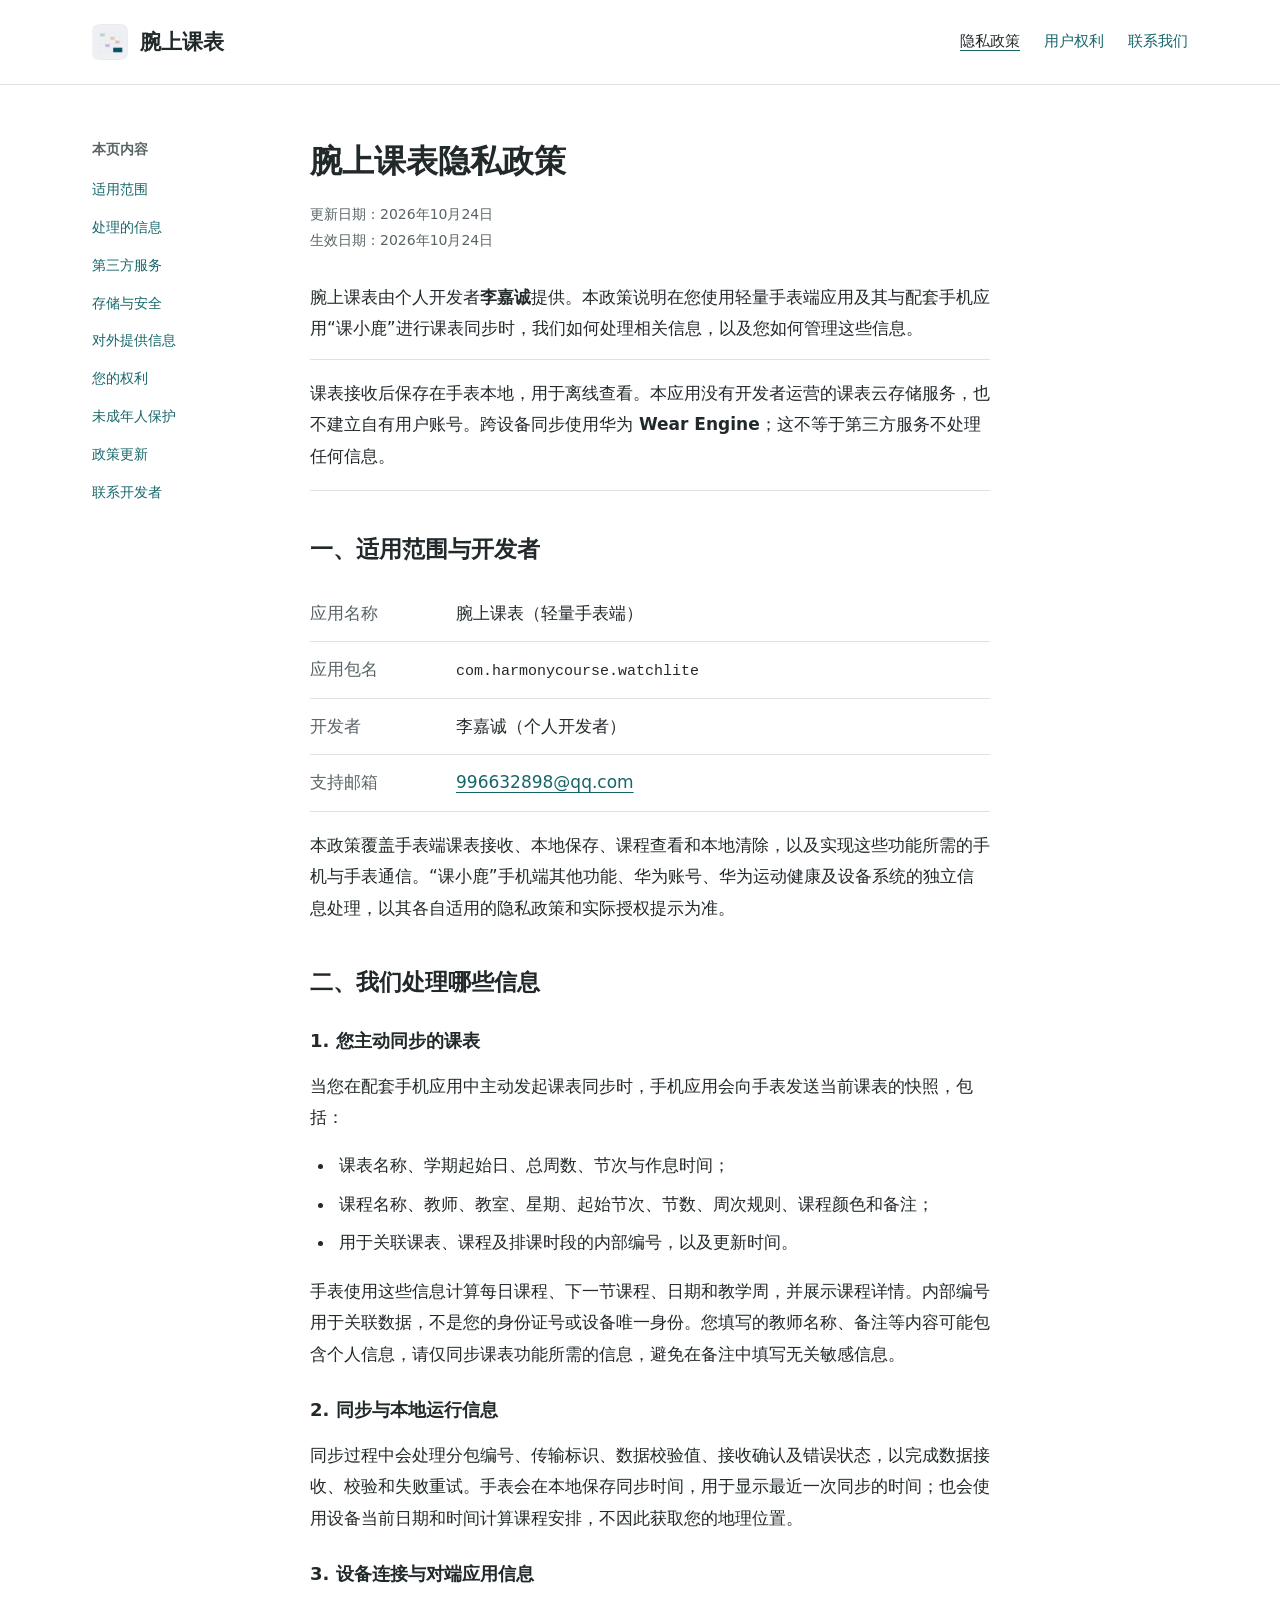
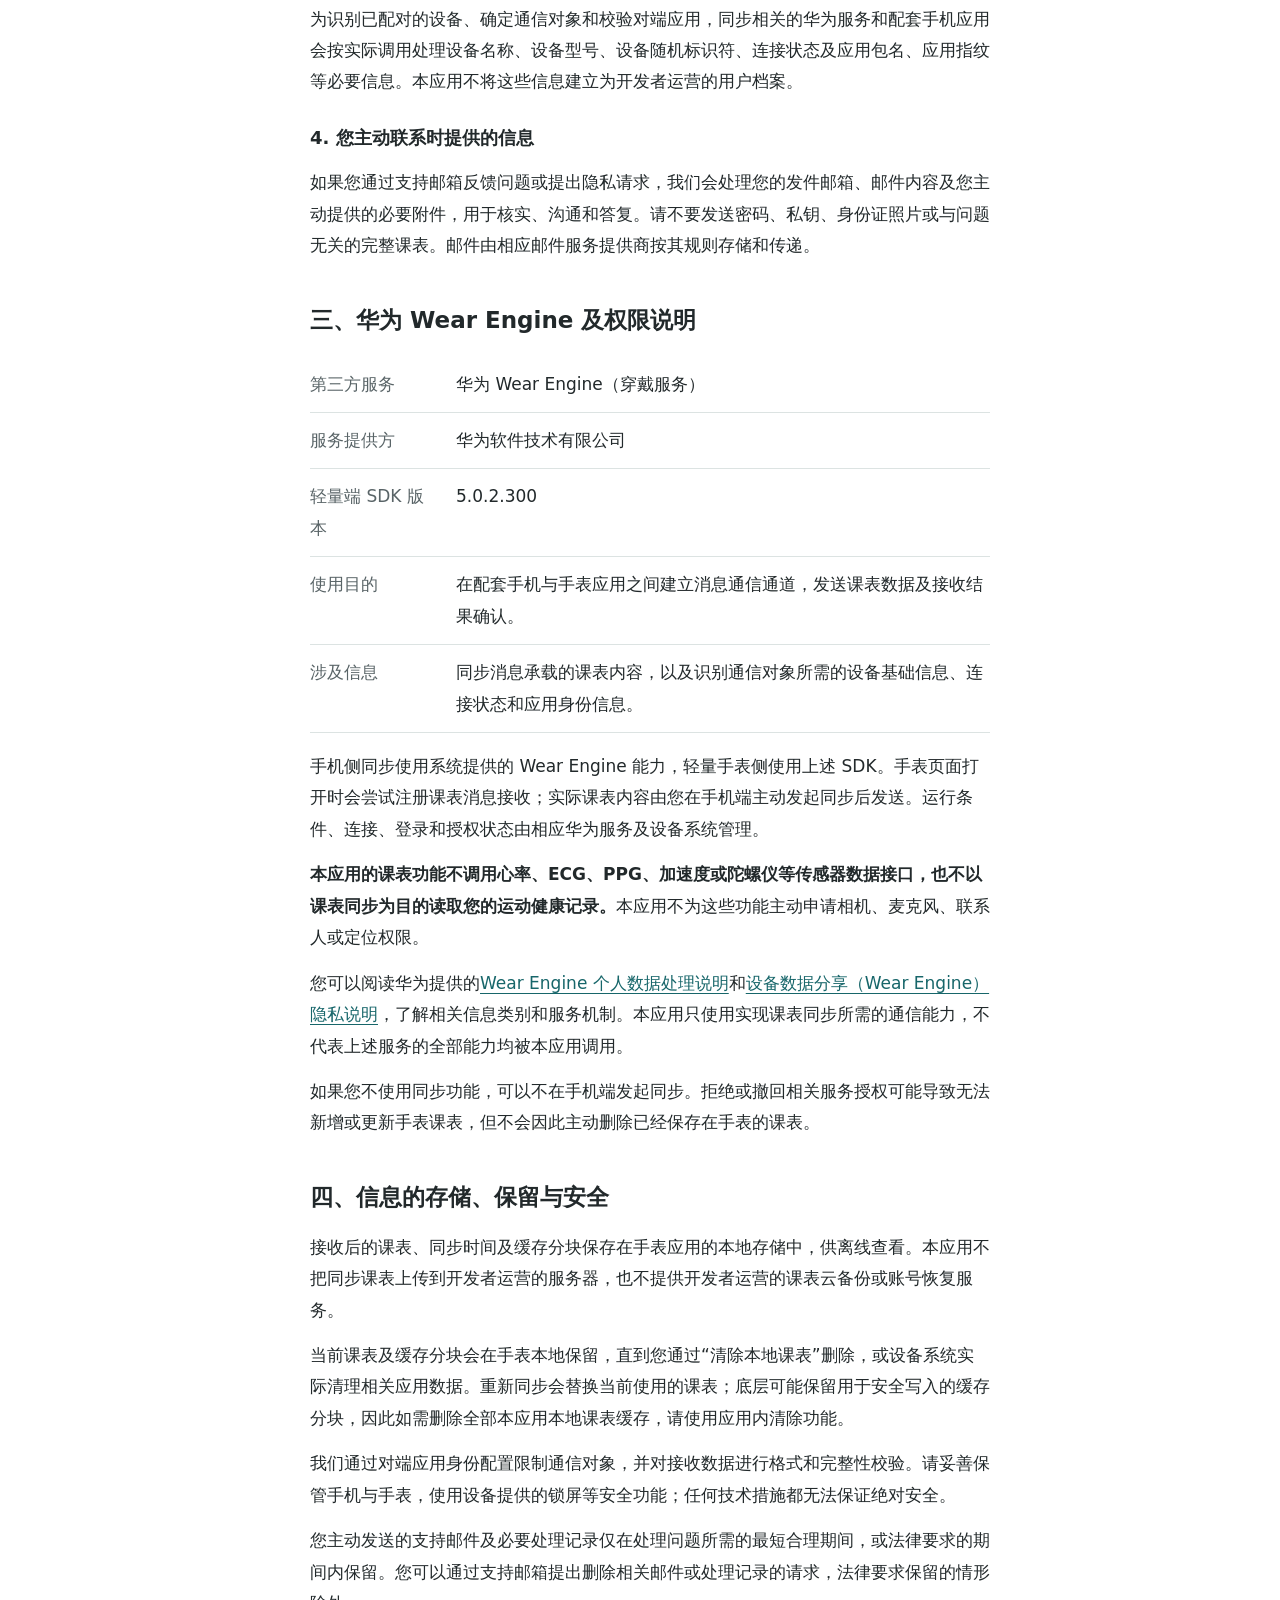
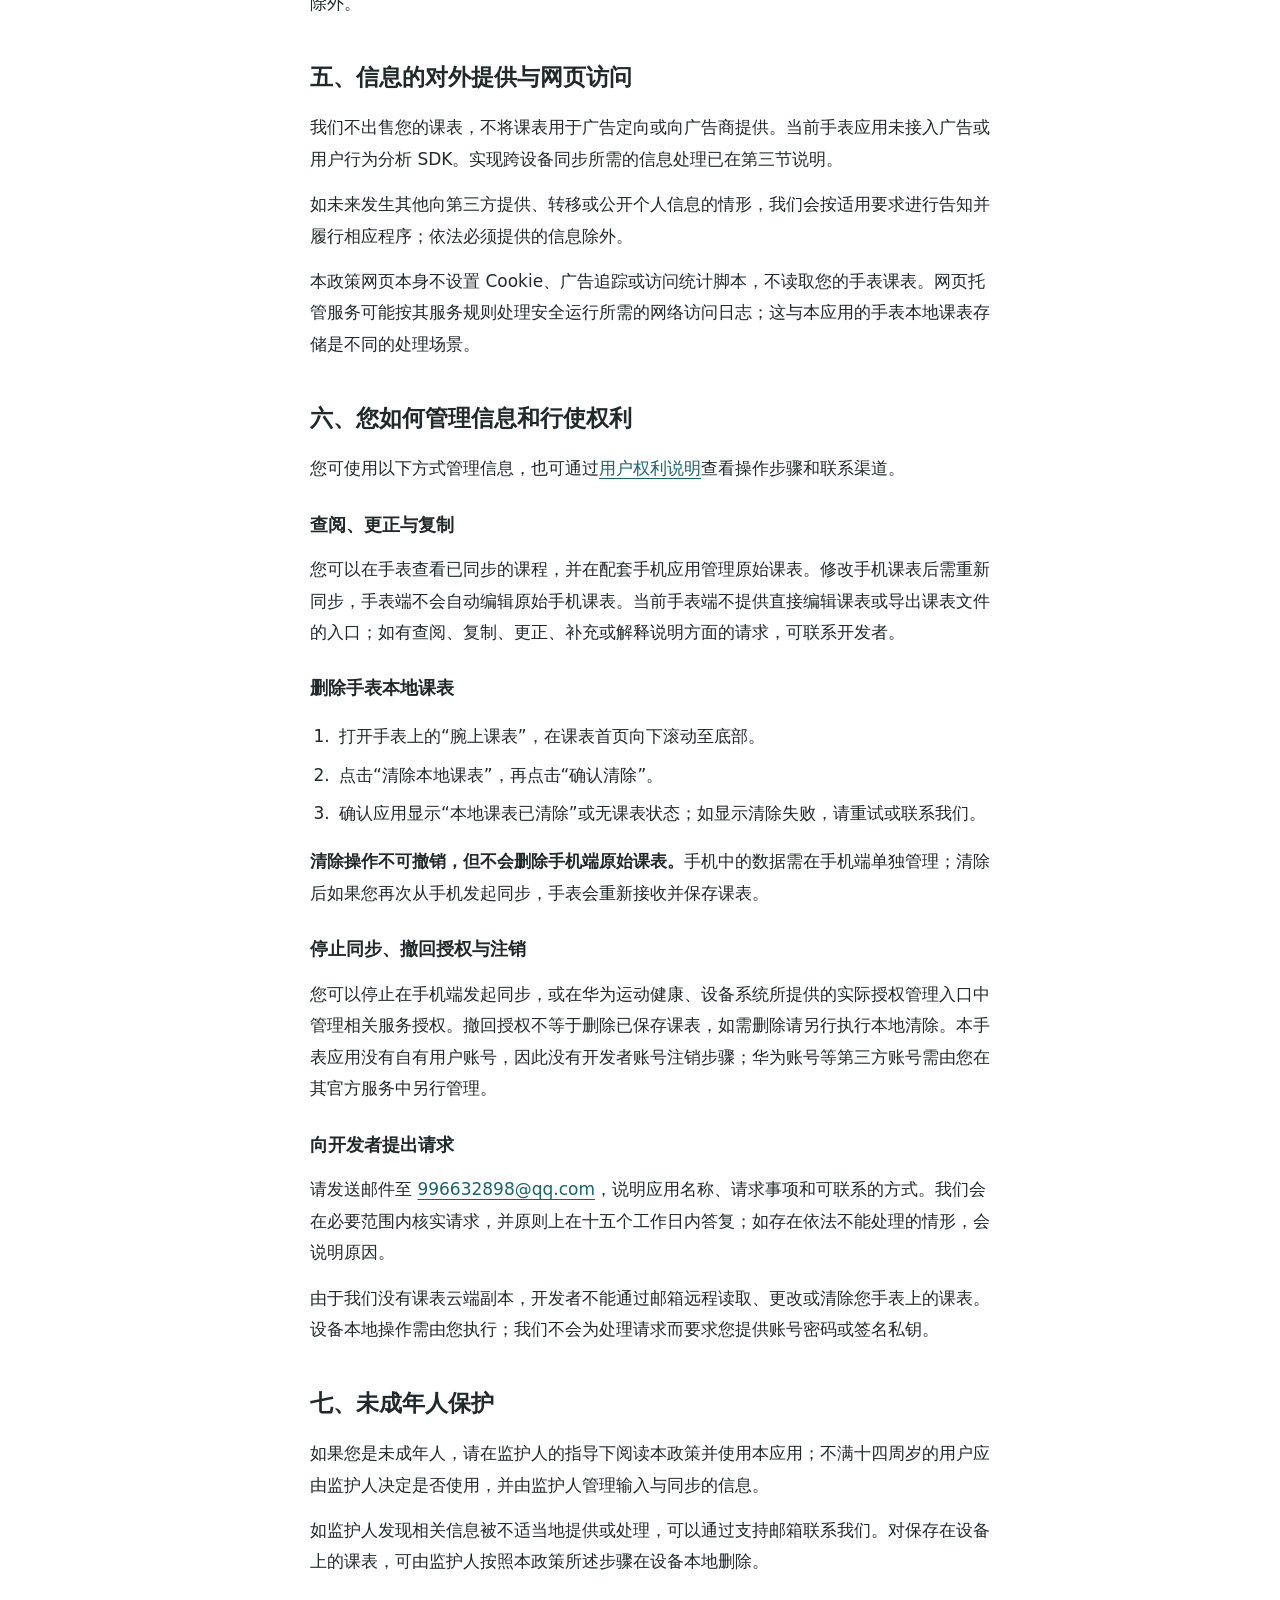
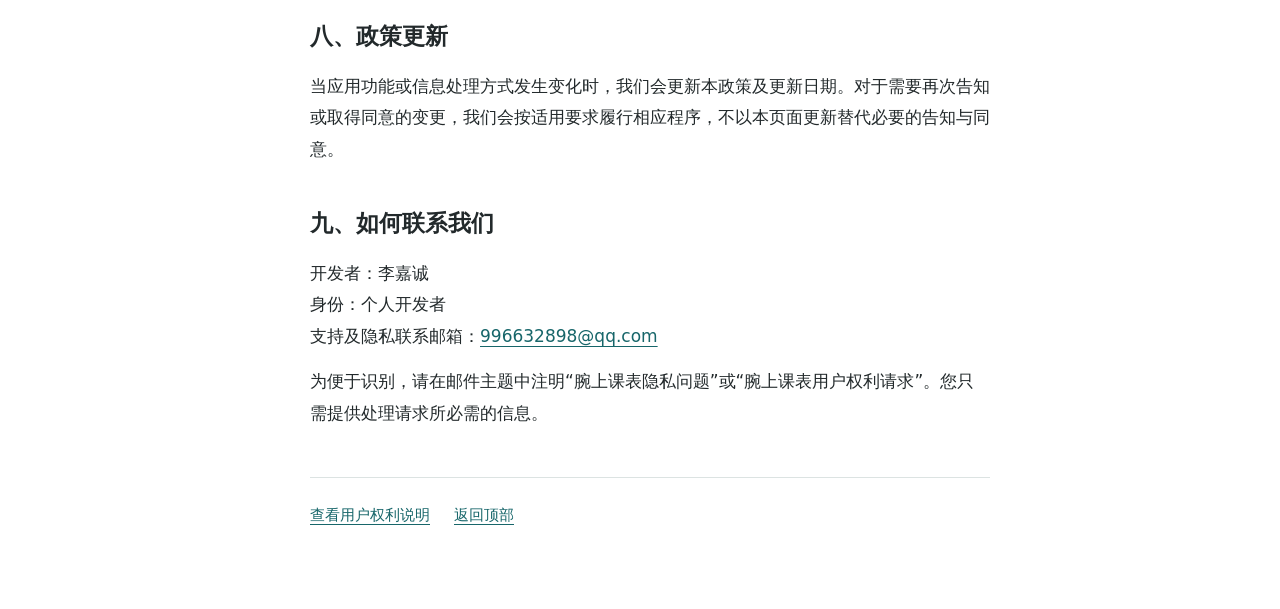
<file: index.html>
<!doctype html>
<html lang="zh-CN">
<head>
  <meta charset="utf-8">
  <meta name="viewport" content="width=device-width, initial-scale=1">
  <meta http-equiv="refresh" content="0;url=privacy.html">
  <title>腕上课表隐私政策</title>
</head>
<body><p><a href="privacy.html">查看腕上课表隐私政策</a> · <a href="rights.html">用户权利说明</a></p></body>
</html>
</file>
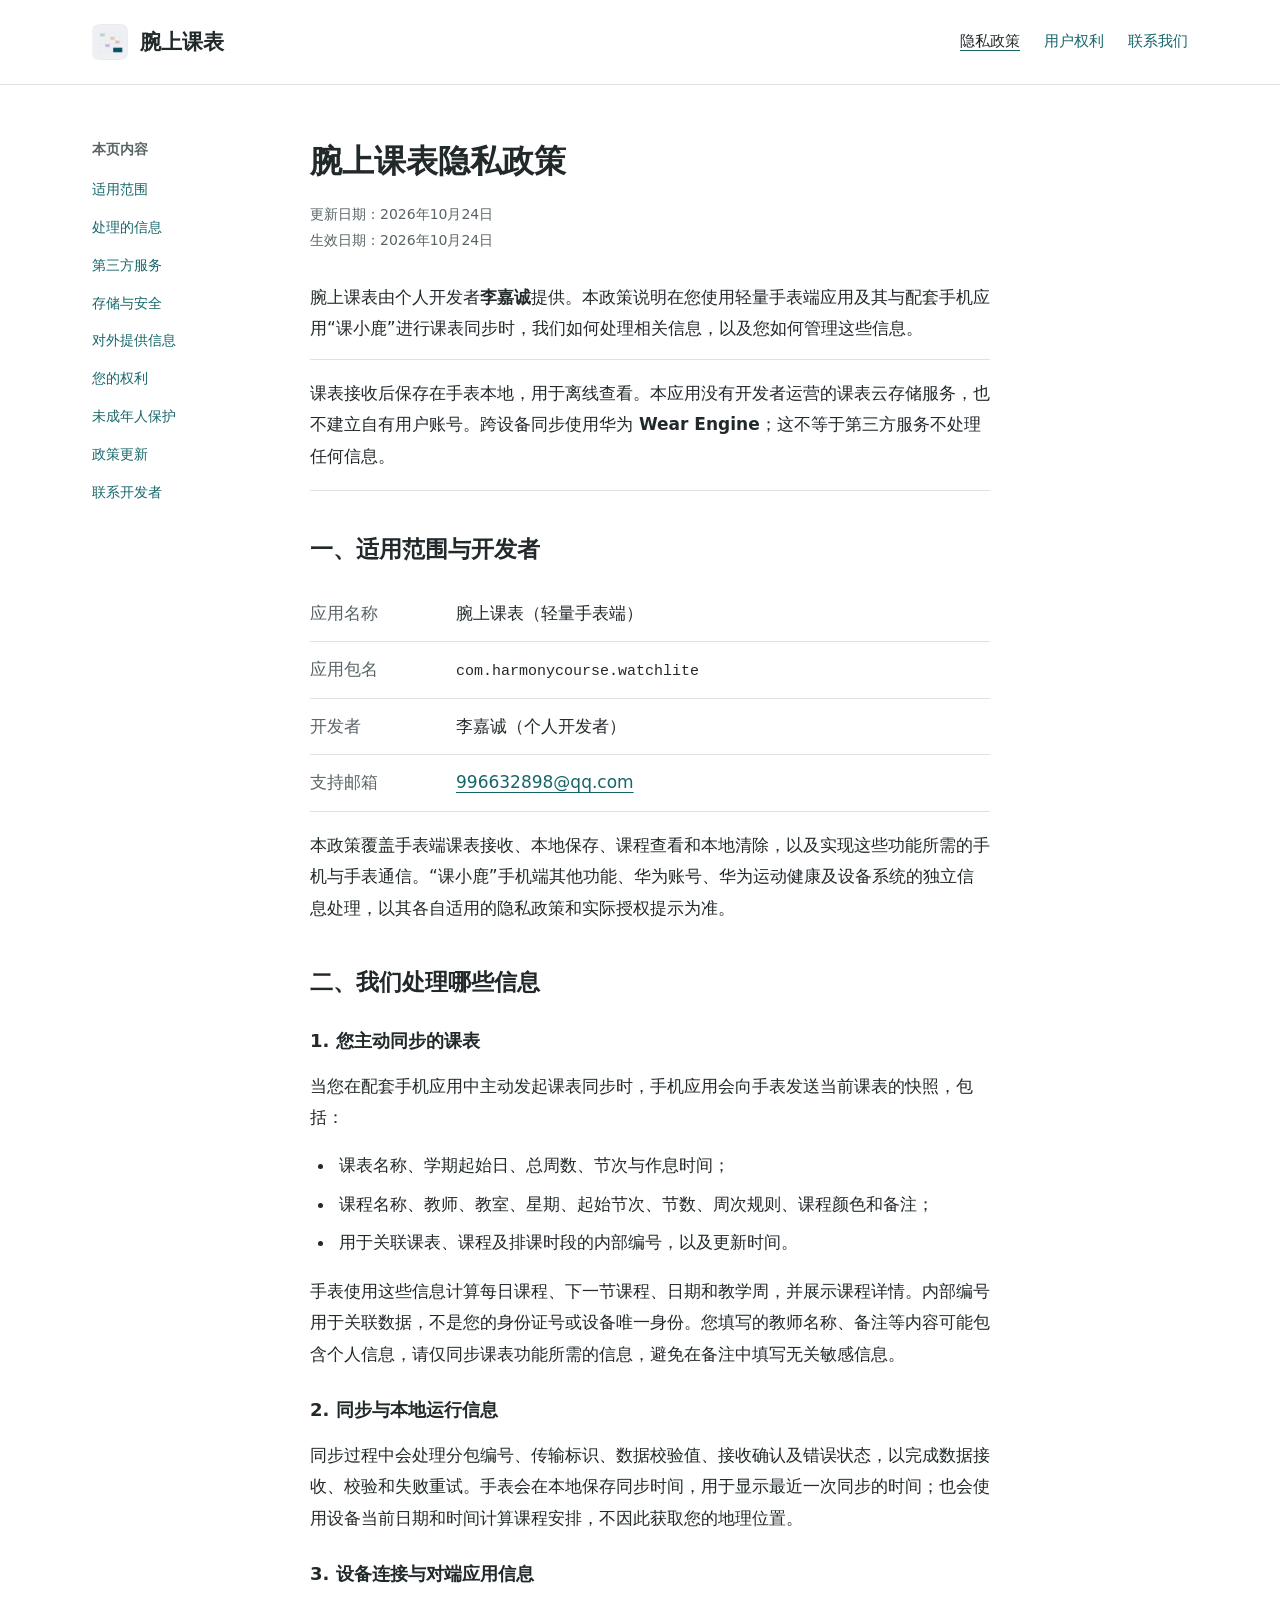
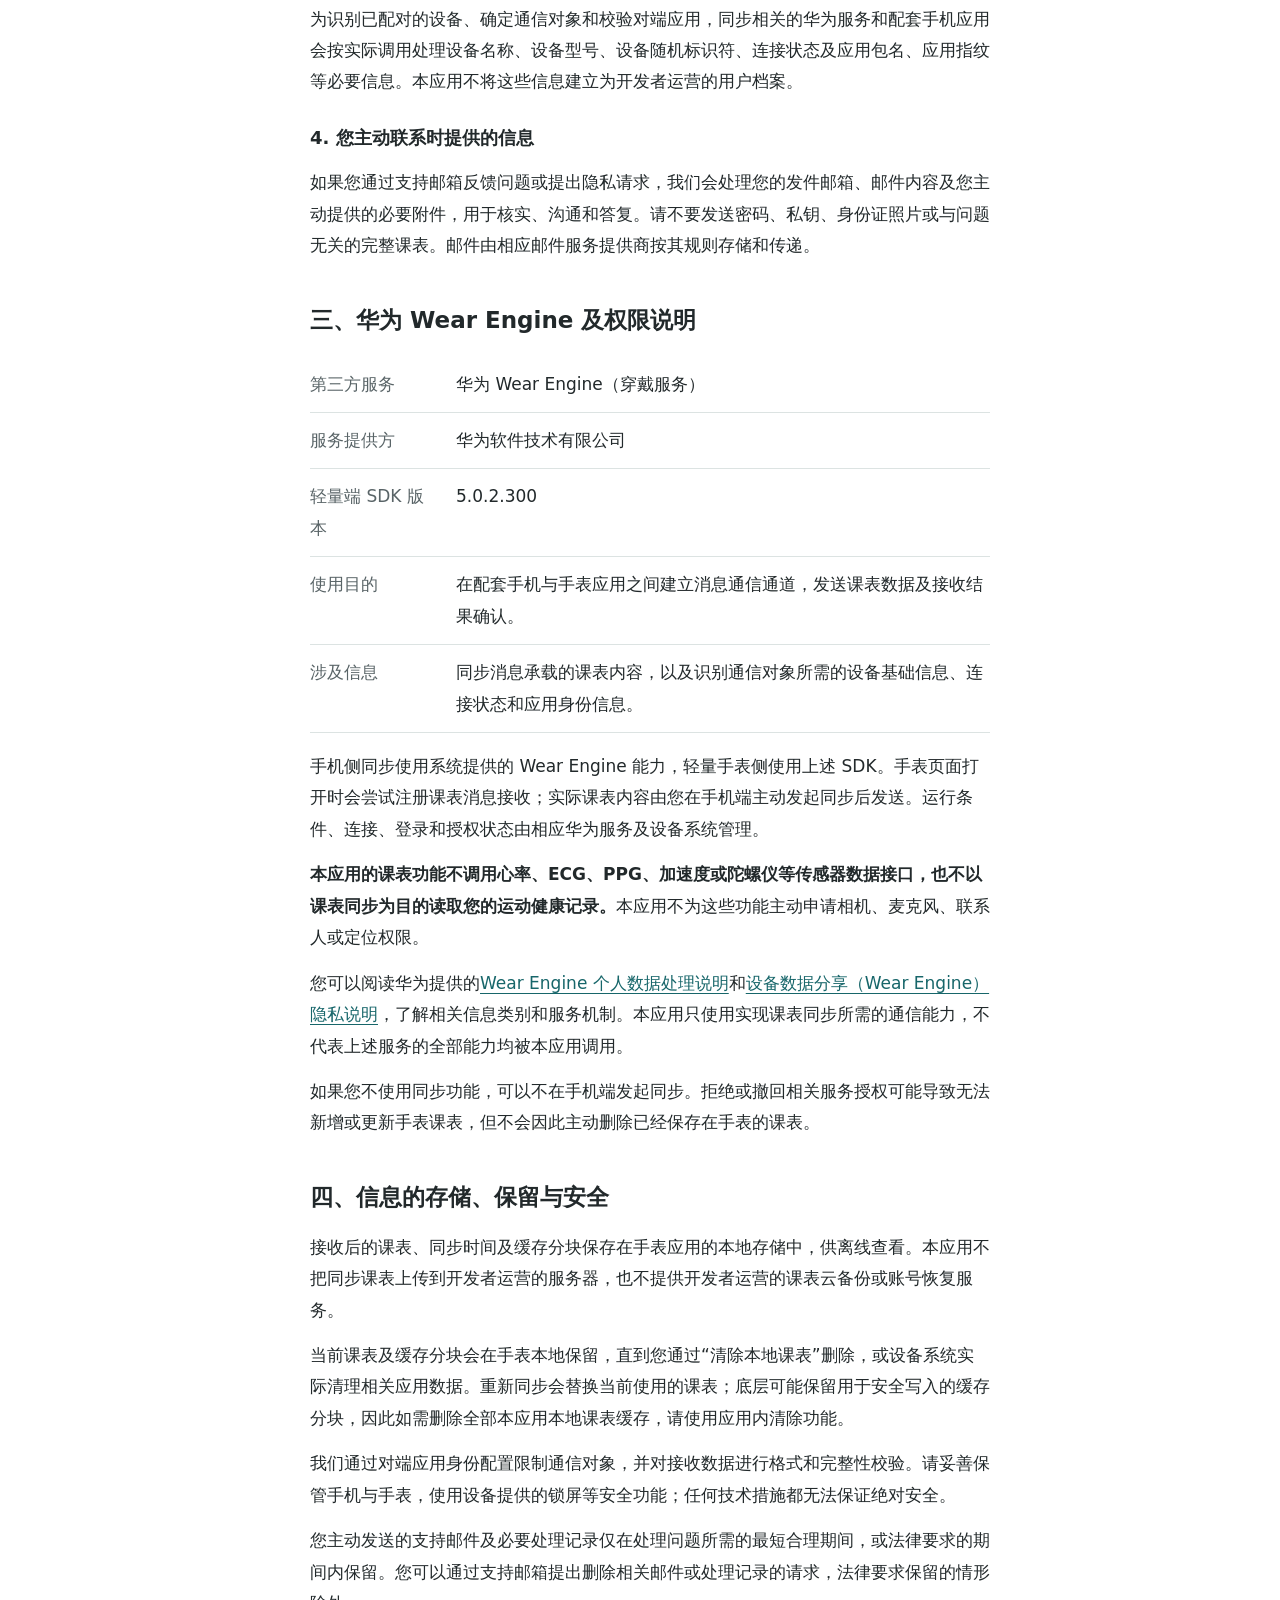
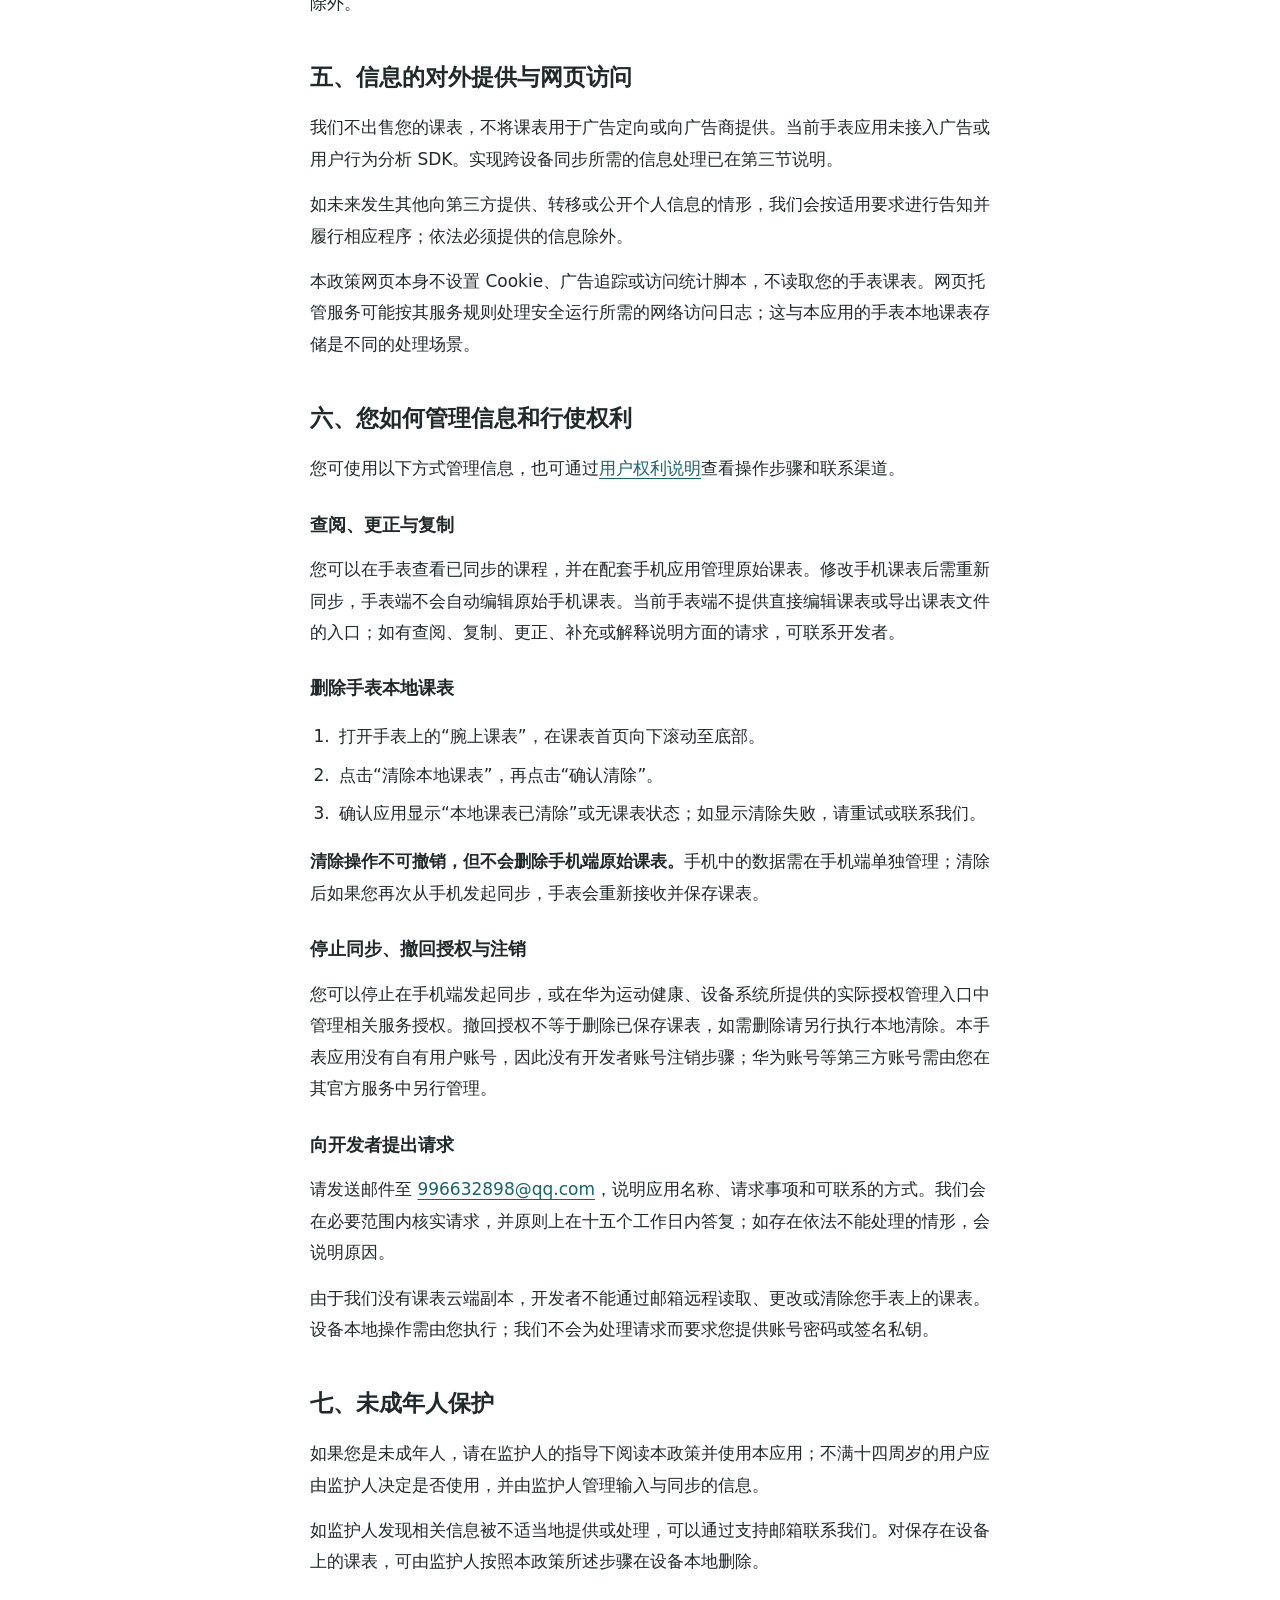
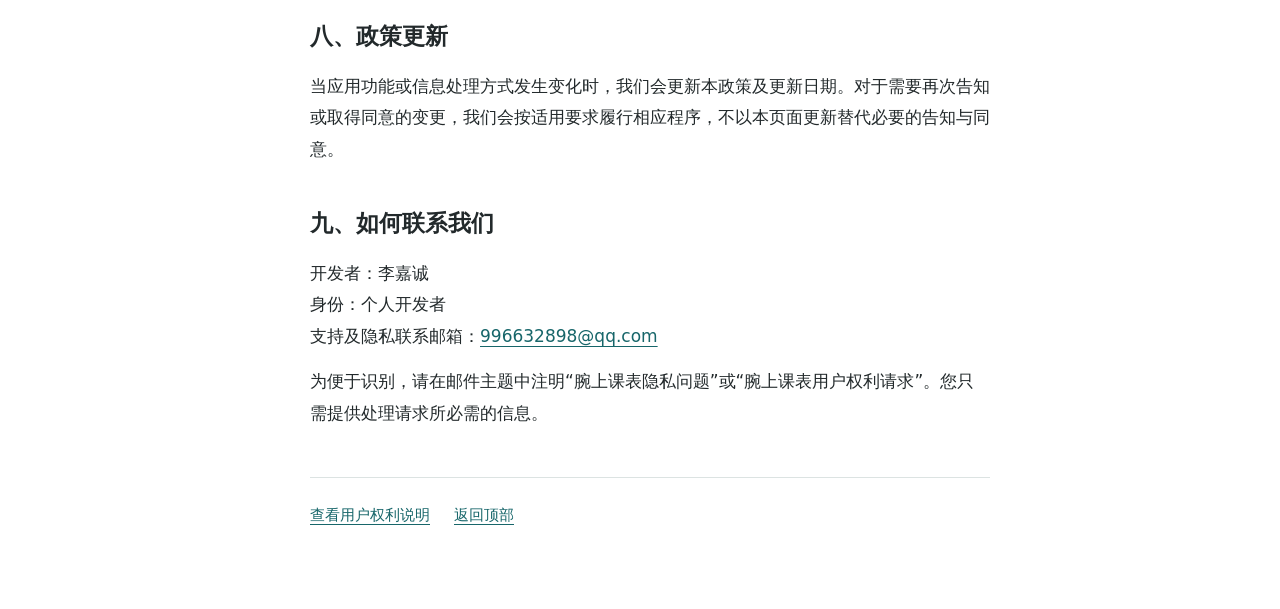
<file: privacy.html>
<!doctype html>
<html lang="zh-CN">
<head>
  <meta charset="utf-8">
  <meta name="viewport" content="width=device-width, initial-scale=1">
  <meta name="description" content="腕上课表轻量手表端隐私政策，说明课表同步、本地存储、Wear Engine 服务和用户权利。">
  <meta name="referrer" content="no-referrer">
  <title>腕上课表隐私政策</title>
  <link rel="icon" href="app-icon.png" type="image/png">
  <link rel="stylesheet" href="styles.css">
</head>
<body>
  <a class="skip-link" href="#main">跳到正文</a>
  <header class="site-header">
    <div class="header-inner">
      <a class="brand" href="privacy.html"><img src="app-icon.png" width="36" height="36" alt=""><span>腕上课表</span></a>
      <nav aria-label="政策导航"><a href="privacy.html" aria-current="page">隐私政策</a><a href="rights.html">用户权利</a><a href="#contact">联系我们</a></nav>
    </div>
  </header>
  <div class="layout">
    <aside class="contents" aria-label="本页目录">
      <p>本页内容</p>
      <nav>
        <a href="#scope">适用范围</a>
        <a href="#data">处理的信息</a>
        <a href="#wear-engine">第三方服务</a>
        <a href="#storage">存储与安全</a>
        <a href="#sharing">对外提供信息</a>
        <a href="#rights">您的权利</a>
        <a href="#children">未成年人保护</a>
        <a href="#changes">政策更新</a>
        <a href="#contact">联系开发者</a>
      </nav>
    </aside>
    <main id="main">
      <h1>腕上课表隐私政策</h1>
      <p class="dates">更新日期：2026年10月24日<br>生效日期：2026年10月24日</p>
      <p>腕上课表由个人开发者<strong>李嘉诚</strong>提供。本政策说明在您使用轻量手表端应用及其与配套手机应用“课小鹿”进行课表同步时，我们如何处理相关信息，以及您如何管理这些信息。</p>
      <p class="summary">课表接收后保存在手表本地，用于离线查看。本应用没有开发者运营的课表云存储服务，也不建立自有用户账号。跨设备同步使用华为 Wear Engine；这不等于第三方服务不处理任何信息。</p>

      <section id="scope">
        <h2>一、适用范围与开发者</h2>
        <dl class="facts">
          <div><dt>应用名称</dt><dd>腕上课表（轻量手表端）</dd></div>
          <div><dt>应用包名</dt><dd><code>com.harmonycourse.watchlite</code></dd></div>
          <div><dt>开发者</dt><dd>李嘉诚（个人开发者）</dd></div>
          <div><dt>支持邮箱</dt><dd><a href="mailto:996632898@qq.com">996632898@qq.com</a></dd></div>
        </dl>
        <p>本政策覆盖手表端课表接收、本地保存、课程查看和本地清除，以及实现这些功能所需的手机与手表通信。“课小鹿”手机端其他功能、华为账号、华为运动健康及设备系统的独立信息处理，以其各自适用的隐私政策和实际授权提示为准。</p>
      </section>

      <section id="data">
        <h2>二、我们处理哪些信息</h2>
        <h3>1. 您主动同步的课表</h3>
        <p>当您在配套手机应用中主动发起课表同步时，手机应用会向手表发送当前课表的快照，包括：</p>
        <ul>
          <li>课表名称、学期起始日、总周数、节次与作息时间；</li>
          <li>课程名称、教师、教室、星期、起始节次、节数、周次规则、课程颜色和备注；</li>
          <li>用于关联课表、课程及排课时段的内部编号，以及更新时间。</li>
        </ul>
        <p>手表使用这些信息计算每日课程、下一节课程、日期和教学周，并展示课程详情。内部编号用于关联数据，不是您的身份证号或设备唯一身份。您填写的教师名称、备注等内容可能包含个人信息，请仅同步课表功能所需的信息，避免在备注中填写无关敏感信息。</p>
        <h3>2. 同步与本地运行信息</h3>
        <p>同步过程中会处理分包编号、传输标识、数据校验值、接收确认及错误状态，以完成数据接收、校验和失败重试。手表会在本地保存同步时间，用于显示最近一次同步的时间；也会使用设备当前日期和时间计算课程安排，不因此获取您的地理位置。</p>
        <h3>3. 设备连接与对端应用信息</h3>
        <p>为识别已配对的设备、确定通信对象和校验对端应用，同步相关的华为服务和配套手机应用会按实际调用处理设备名称、设备型号、设备随机标识符、连接状态及应用包名、应用指纹等必要信息。本应用不将这些信息建立为开发者运营的用户档案。</p>
        <h3>4. 您主动联系时提供的信息</h3>
        <p>如果您通过支持邮箱反馈问题或提出隐私请求，我们会处理您的发件邮箱、邮件内容及您主动提供的必要附件，用于核实、沟通和答复。请不要发送密码、私钥、身份证照片或与问题无关的完整课表。邮件由相应邮件服务提供商按其规则存储和传递。</p>
      </section>

      <section id="wear-engine">
        <h2>三、华为 Wear Engine 及权限说明</h2>
        <dl class="facts">
          <div><dt>第三方服务</dt><dd>华为 Wear Engine（穿戴服务）</dd></div>
          <div><dt>服务提供方</dt><dd>华为软件技术有限公司</dd></div>
          <div><dt>轻量端 SDK 版本</dt><dd>5.0.2.300</dd></div>
          <div><dt>使用目的</dt><dd>在配套手机与手表应用之间建立消息通信通道，发送课表数据及接收结果确认。</dd></div>
          <div><dt>涉及信息</dt><dd>同步消息承载的课表内容，以及识别通信对象所需的设备基础信息、连接状态和应用身份信息。</dd></div>
        </dl>
        <p>手机侧同步使用系统提供的 Wear Engine 能力，轻量手表侧使用上述 SDK。手表页面打开时会尝试注册课表消息接收；实际课表内容由您在手机端主动发起同步后发送。运行条件、连接、登录和授权状态由相应华为服务及设备系统管理。</p>
        <p><strong>本应用的课表功能不调用心率、ECG、PPG、加速度或陀螺仪等传感器数据接口，也不以课表同步为目的读取您的运动健康记录。</strong>本应用不为这些功能主动申请相机、麦克风、联系人或定位权限。</p>
        <p>您可以阅读华为提供的<a href="https://developer.huawei.com/consumer/cn/doc/harmonyos-guides/wearengine_personal_data" target="_blank" rel="noopener noreferrer">Wear Engine 个人数据处理说明</a>和<a href="https://consumer.huawei.com/cn/privacy/built-in-security/" target="_blank" rel="noopener noreferrer">设备数据分享（Wear Engine）隐私说明</a>，了解相关信息类别和服务机制。本应用只使用实现课表同步所需的通信能力，不代表上述服务的全部能力均被本应用调用。</p>
        <p>如果您不使用同步功能，可以不在手机端发起同步。拒绝或撤回相关服务授权可能导致无法新增或更新手表课表，但不会因此主动删除已经保存在手表的课表。</p>
      </section>

      <section id="storage">
        <h2>四、信息的存储、保留与安全</h2>
        <p>接收后的课表、同步时间及缓存分块保存在手表应用的本地存储中，供离线查看。本应用不把同步课表上传到开发者运营的服务器，也不提供开发者运营的课表云备份或账号恢复服务。</p>
        <p>当前课表及缓存分块会在手表本地保留，直到您通过“清除本地课表”删除，或设备系统实际清理相关应用数据。重新同步会替换当前使用的课表；底层可能保留用于安全写入的缓存分块，因此如需删除全部本应用本地课表缓存，请使用应用内清除功能。</p>
        <p>我们通过对端应用身份配置限制通信对象，并对接收数据进行格式和完整性校验。请妥善保管手机与手表，使用设备提供的锁屏等安全功能；任何技术措施都无法保证绝对安全。</p>
        <p>您主动发送的支持邮件及必要处理记录仅在处理问题所需的最短合理期间，或法律要求的期间内保留。您可以通过支持邮箱提出删除相关邮件或处理记录的请求，法律要求保留的情形除外。</p>
      </section>

      <section id="sharing">
        <h2>五、信息的对外提供与网页访问</h2>
        <p>我们不出售您的课表，不将课表用于广告定向或向广告商提供。当前手表应用未接入广告或用户行为分析 SDK。实现跨设备同步所需的信息处理已在第三节说明。</p>
        <p>如未来发生其他向第三方提供、转移或公开个人信息的情形，我们会按适用要求进行告知并履行相应程序；依法必须提供的信息除外。</p>
        <p>本政策网页本身不设置 Cookie、广告追踪或访问统计脚本，不读取您的手表课表。网页托管服务可能按其服务规则处理安全运行所需的网络访问日志；这与本应用的手表本地课表存储是不同的处理场景。</p>
      </section>

      <section id="rights">
        <h2>六、您如何管理信息和行使权利</h2>
        <p>您可使用以下方式管理信息，也可通过<a href="rights.html">用户权利说明</a>查看操作步骤和联系渠道。</p>
        <h3>查阅、更正与复制</h3>
        <p>您可以在手表查看已同步的课程，并在配套手机应用管理原始课表。修改手机课表后需重新同步，手表端不会自动编辑原始手机课表。当前手表端不提供直接编辑课表或导出课表文件的入口；如有查阅、复制、更正、补充或解释说明方面的请求，可联系开发者。</p>
        <h3>删除手表本地课表</h3>
        <ol>
          <li>打开手表上的“腕上课表”，在课表首页向下滚动至底部。</li>
          <li>点击“清除本地课表”，再点击“确认清除”。</li>
          <li>确认应用显示“本地课表已清除”或无课表状态；如显示清除失败，请重试或联系我们。</li>
        </ol>
        <p><strong>清除操作不可撤销，但不会删除手机端原始课表。</strong>手机中的数据需在手机端单独管理；清除后如果您再次从手机发起同步，手表会重新接收并保存课表。</p>
        <h3>停止同步、撤回授权与注销</h3>
        <p>您可以停止在手机端发起同步，或在华为运动健康、设备系统所提供的实际授权管理入口中管理相关服务授权。撤回授权不等于删除已保存课表，如需删除请另行执行本地清除。本手表应用没有自有用户账号，因此没有开发者账号注销步骤；华为账号等第三方账号需由您在其官方服务中另行管理。</p>
        <h3>向开发者提出请求</h3>
        <p>请发送邮件至 <a href="mailto:996632898@qq.com?subject=%E8%85%95%E4%B8%8A%E8%AF%BE%E8%A1%A8%E9%9A%90%E7%A7%81%E6%9D%83%E5%88%A9%E8%AF%B7%E6%B1%82">996632898@qq.com</a>，说明应用名称、请求事项和可联系的方式。我们会在必要范围内核实请求，并原则上在十五个工作日内答复；如存在依法不能处理的情形，会说明原因。</p>
        <p>由于我们没有课表云端副本，开发者不能通过邮箱远程读取、更改或清除您手表上的课表。设备本地操作需由您执行；我们不会为处理请求而要求您提供账号密码或签名私钥。</p>
      </section>

      <section id="children">
        <h2>七、未成年人保护</h2>
        <p>如果您是未成年人，请在监护人的指导下阅读本政策并使用本应用；不满十四周岁的用户应由监护人决定是否使用，并由监护人管理输入与同步的信息。</p>
        <p>如监护人发现相关信息被不适当地提供或处理，可以通过支持邮箱联系我们。对保存在设备上的课表，可由监护人按照本政策所述步骤在设备本地删除。</p>
      </section>

      <section id="changes">
        <h2>八、政策更新</h2>
        <p>当应用功能或信息处理方式发生变化时，我们会更新本政策及更新日期。对于需要再次告知或取得同意的变更，我们会按适用要求履行相应程序，不以本页面更新替代必要的告知与同意。</p>
      </section>

      <section id="contact">
        <h2>九、如何联系我们</h2>
        <p>开发者：李嘉诚<br>身份：个人开发者<br>支持及隐私联系邮箱：<a href="mailto:996632898@qq.com">996632898@qq.com</a></p>
        <p>为便于识别，请在邮件主题中注明“腕上课表隐私问题”或“腕上课表用户权利请求”。您只需提供处理请求所必需的信息。</p>
      </section>
      <footer class="document-footer"><a href="rights.html">查看用户权利说明</a><a href="#main">返回顶部</a></footer>
    </main>
  </div>
</body>
</html>
</file>
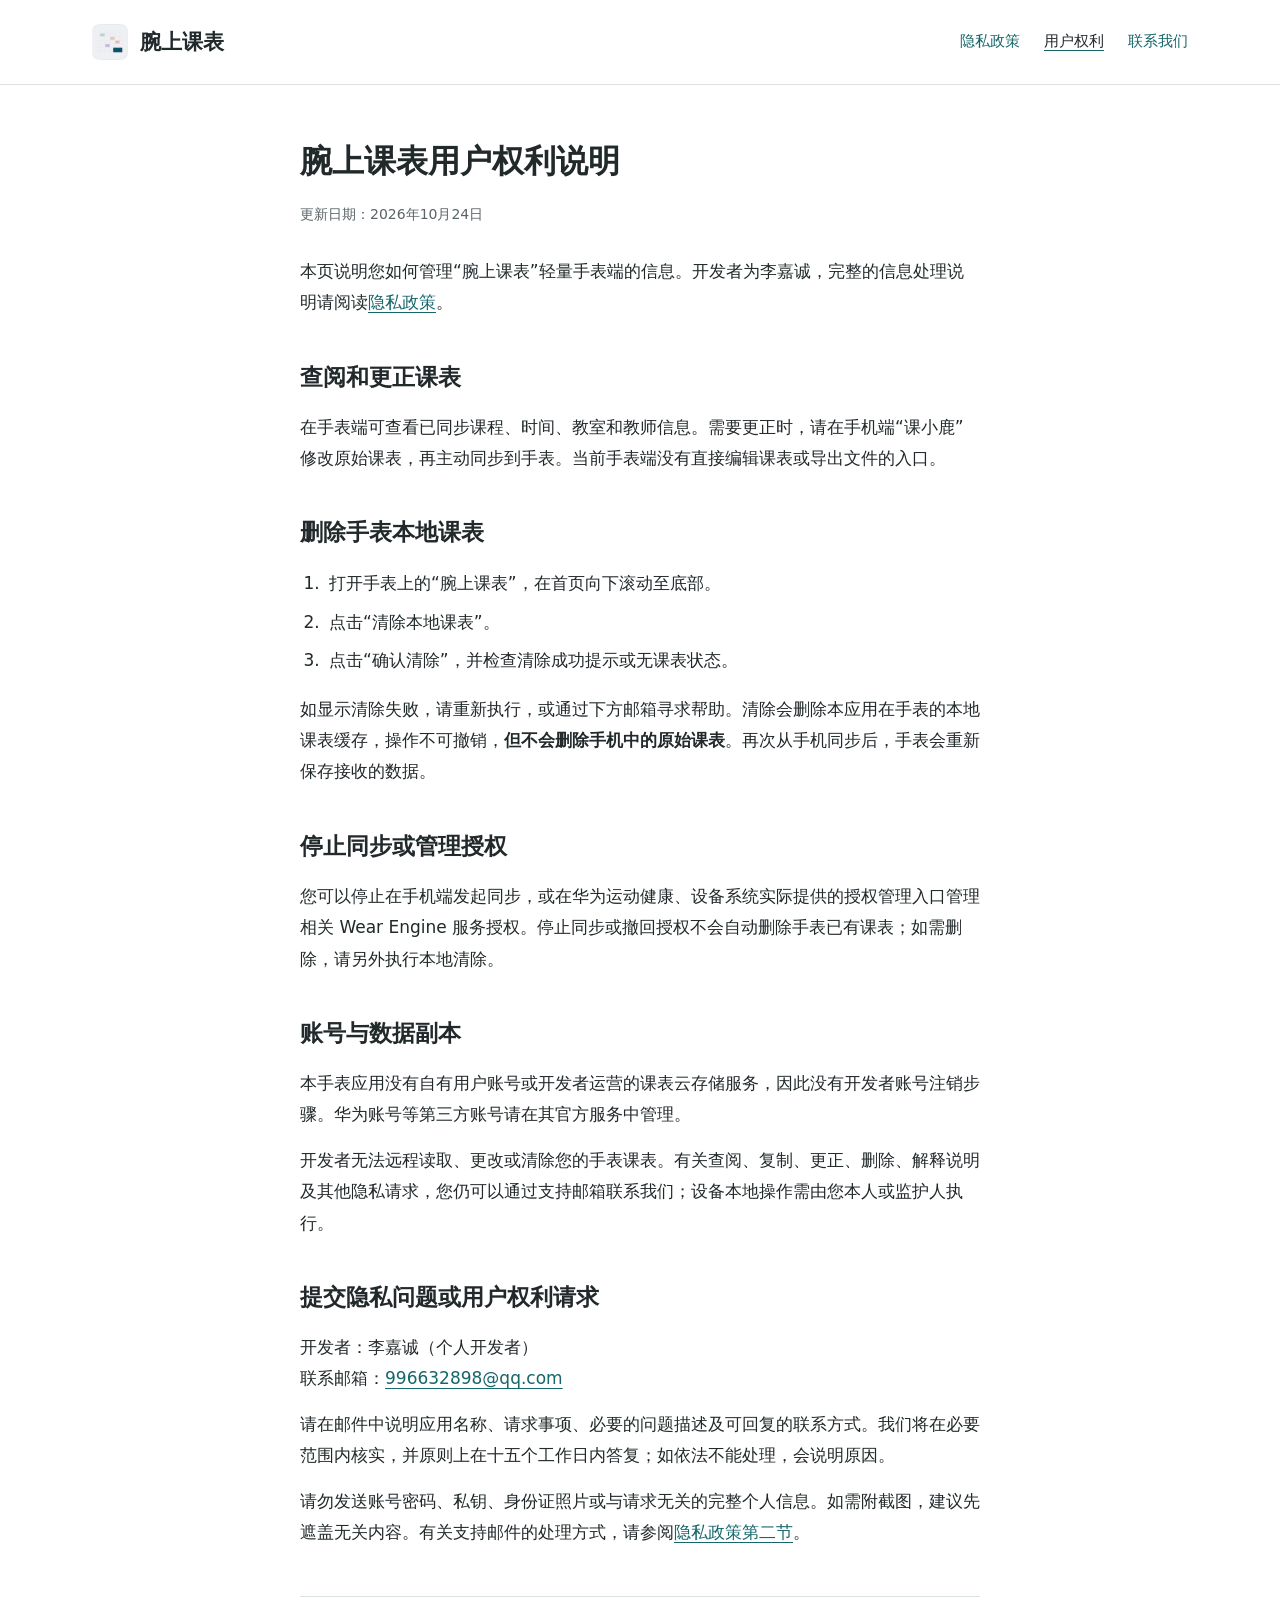
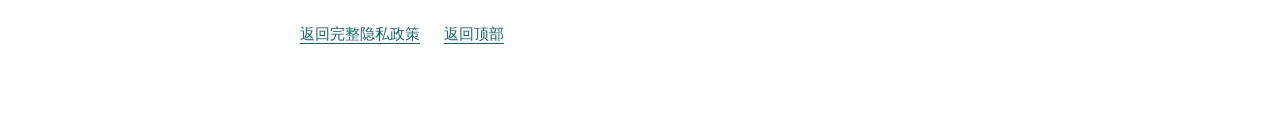
<file: rights.html>
<!doctype html>
<html lang="zh-CN">
<head>
  <meta charset="utf-8">
  <meta name="viewport" content="width=device-width, initial-scale=1">
  <meta name="description" content="腕上课表用户权利说明：查阅、更正、删除本地课表、停止同步和联系开发者。">
  <meta name="referrer" content="no-referrer">
  <title>腕上课表用户权利说明</title>
  <link rel="icon" href="app-icon.png" type="image/png">
  <link rel="stylesheet" href="styles.css">
</head>
<body>
  <a class="skip-link" href="#main">跳到正文</a>
  <header class="site-header">
    <div class="header-inner">
      <a class="brand" href="privacy.html"><img src="app-icon.png" width="36" height="36" alt=""><span>腕上课表</span></a>
      <nav aria-label="政策导航"><a href="privacy.html">隐私政策</a><a href="rights.html" aria-current="page">用户权利</a><a href="#contact">联系我们</a></nav>
    </div>
  </header>
  <main id="main" class="single-column">
    <h1>腕上课表用户权利说明</h1>
    <p class="dates">更新日期：2026年10月24日</p>
    <p>本页说明您如何管理“腕上课表”轻量手表端的信息。开发者为李嘉诚，完整的信息处理说明请阅读<a href="privacy.html">隐私政策</a>。</p>
    <section id="access">
      <h2>查阅和更正课表</h2>
      <p>在手表端可查看已同步课程、时间、教室和教师信息。需要更正时，请在手机端“课小鹿”修改原始课表，再主动同步到手表。当前手表端没有直接编辑课表或导出文件的入口。</p>
    </section>
    <section id="delete">
      <h2>删除手表本地课表</h2>
      <ol>
        <li>打开手表上的“腕上课表”，在首页向下滚动至底部。</li>
        <li>点击“清除本地课表”。</li>
        <li>点击“确认清除”，并检查清除成功提示或无课表状态。</li>
      </ol>
      <p>如显示清除失败，请重新执行，或通过下方邮箱寻求帮助。清除会删除本应用在手表的本地课表缓存，操作不可撤销，<strong>但不会删除手机中的原始课表</strong>。再次从手机同步后，手表会重新保存接收的数据。</p>
    </section>
    <section id="authorization">
      <h2>停止同步或管理授权</h2>
      <p>您可以停止在手机端发起同步，或在华为运动健康、设备系统实际提供的授权管理入口管理相关 Wear Engine 服务授权。停止同步或撤回授权不会自动删除手表已有课表；如需删除，请另外执行本地清除。</p>
    </section>
    <section id="account">
      <h2>账号与数据副本</h2>
      <p>本手表应用没有自有用户账号或开发者运营的课表云存储服务，因此没有开发者账号注销步骤。华为账号等第三方账号请在其官方服务中管理。</p>
      <p>开发者无法远程读取、更改或清除您的手表课表。有关查阅、复制、更正、删除、解释说明及其他隐私请求，您仍可以通过支持邮箱联系我们；设备本地操作需由您本人或监护人执行。</p>
    </section>
    <section id="contact">
      <h2>提交隐私问题或用户权利请求</h2>
      <p>开发者：李嘉诚（个人开发者）<br>联系邮箱：<a href="mailto:996632898@qq.com?subject=%E8%85%95%E4%B8%8A%E8%AF%BE%E8%A1%A8%E7%94%A8%E6%88%B7%E6%9D%83%E5%88%A9%E8%AF%B7%E6%B1%82">996632898@qq.com</a></p>
      <p>请在邮件中说明应用名称、请求事项、必要的问题描述及可回复的联系方式。我们将在必要范围内核实，并原则上在十五个工作日内答复；如依法不能处理，会说明原因。</p>
      <p>请勿发送账号密码、私钥、身份证照片或与请求无关的完整个人信息。如需附截图，建议先遮盖无关内容。有关支持邮件的处理方式，请参阅<a href="privacy.html#data">隐私政策第二节</a>。</p>
    </section>
    <footer class="document-footer"><a href="privacy.html">返回完整隐私政策</a><a href="#main">返回顶部</a></footer>
  </main>
</body>
</html>
</file>
<file: styles.css>
:root { color-scheme: light; --ink: #22292b; --muted: #596467; --line: #dce3e2; --accent: #17666a; }
* { box-sizing: border-box; }
html { scroll-padding-top: 24px; }
body { margin: 0; color: var(--ink); background: #fff; font-family: "Microsoft YaHei UI", "Microsoft YaHei", system-ui, sans-serif; font-size: 17px; line-height: 1.85; letter-spacing: 0; overflow-wrap: anywhere; }
a { color: var(--accent); text-underline-offset: 4px; }
a:hover { color: #0a464a; }
a:focus-visible { outline: 2px solid var(--accent); outline-offset: 5px; }
.skip-link { position: absolute; top: -100px; left: 20px; z-index: 2; padding: 8px 12px; background: #fff; }
.skip-link:focus { top: 8px; }
.site-header { border-bottom: 1px solid var(--line); }
.header-inner { max-width: 1160px; margin: 0 auto; min-height: 84px; padding: 20px 32px; display: flex; align-items: center; justify-content: space-between; gap: 20px; }
.brand { display: flex; align-items: center; gap: 12px; text-decoration: none; color: var(--ink); font-size: 21px; font-weight: 650; flex-shrink: 0; }
.brand img { width: 36px; height: 36px; border-radius: 7px; }
.header-inner nav { display: flex; flex-wrap: wrap; gap: 24px; font-size: 15px; }
.header-inner nav a { text-decoration: none; }
.header-inner nav [aria-current="page"] { color: var(--ink); text-decoration: underline; text-decoration-color: var(--accent); }
.layout { max-width: 1160px; padding: 52px 32px 80px; margin: 0 auto; display: grid; grid-template-columns: 164px minmax(0, 1fr); gap: 54px; }
.contents { align-self: start; position: sticky; top: 24px; font-size: 14px; }
.contents p { color: var(--muted); font-weight: 650; margin: 0 0 14px; }
.contents nav { display: grid; gap: 12px; }
.contents a { text-decoration: none; }
main { min-width: 0; max-width: 680px; }
.single-column { max-width: 744px; margin: 0 auto; padding: 52px 32px 80px; }
h1 { font-size: 32px; line-height: 1.5; margin: 0 0 17px; font-weight: 700; }
h2 { font-size: 23px; line-height: 1.6; margin: 0 0 16px; font-weight: 650; }
h3 { font-size: 18px; line-height: 1.7; margin: 25px 0 8px; font-weight: 650; }
p { margin: 14px 0; }
.dates { color: var(--muted); font-size: 14px; margin-bottom: 28px; }
.summary { padding: 18px 0; border-top: 1px solid var(--line); border-bottom: 1px solid var(--line); font-weight: 550; }
section { margin-top: 40px; }
li { margin: 7px 0; padding-left: 4px; }
ul, ol { padding-left: 25px; }
strong { font-weight: 650; }
code { font-size: 15px; font-family: Consolas, ui-monospace, monospace; }
.facts { margin: 18px 0; }
.facts > div { display: grid; grid-template-columns: 130px minmax(0, 1fr); gap: 16px; padding: 12px 0; border-bottom: 1px solid var(--line); }
dt { color: var(--muted); }
dd { margin: 0; }
.document-footer { margin-top: 48px; padding-top: 24px; border-top: 1px solid var(--line); display: flex; flex-wrap: wrap; gap: 24px; font-size: 15px; }
@media (max-width: 860px) {
  .layout { display: block; max-width: 850px; padding-top: 30px; }
  .contents { position: static; padding-bottom: 24px; margin-bottom: 28px; border-bottom: 1px solid var(--line); }
  .contents nav { display: flex; flex-wrap: wrap; gap: 10px 22px; }
}
@media (max-width: 540px) {
  body { font-size: 16px; }
  .header-inner { padding: 18px 22px; align-items: flex-start; flex-direction: column; gap: 14px; }
  .header-inner nav { gap: 24px; }
  .layout, .single-column { padding: 28px 22px 56px; }
  h1 { font-size: 28px; }
  h2 { font-size: 21px; }
  .facts > div { grid-template-columns: 1fr; gap: 3px; }
  .facts dt { font-size: 14px; }
}
@media print {
  body { color: #000; font-size: 11pt; }
  .site-header, .contents, .skip-link, .document-footer { display: none; }
  .layout, .single-column { display: block; padding: 0; max-width: none; }
  main { max-width: none; }
  section { break-inside: auto; }
  h2, h3 { break-after: avoid; }
  a { color: #000; }
}
</file>
